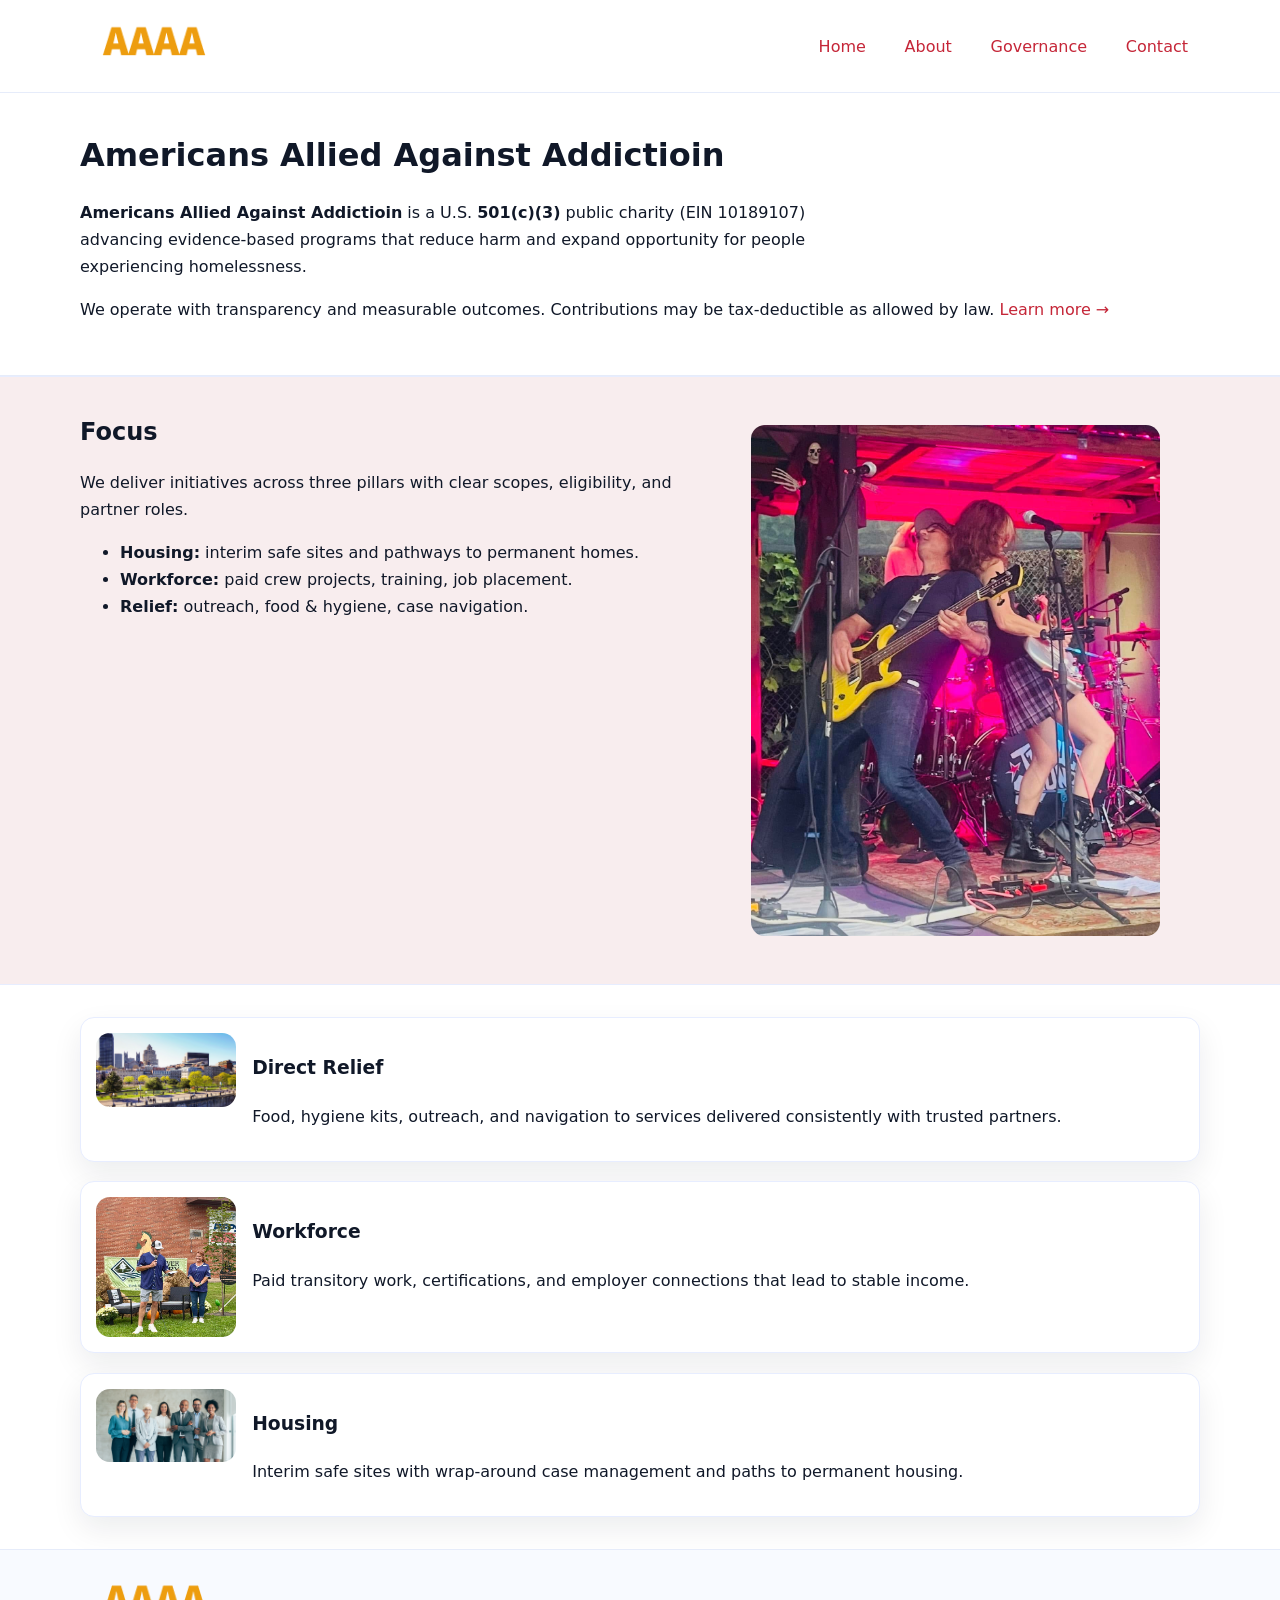
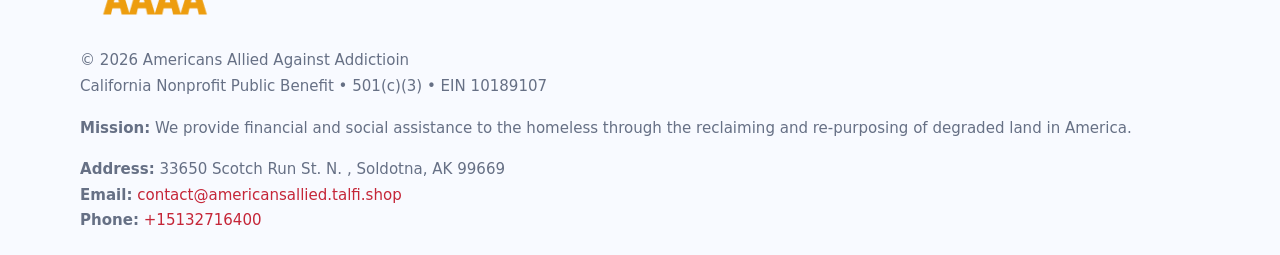
<file: index.html>
<!doctype html>
<html lang="en">
<head>
<meta charset="utf-8"/><meta name="viewport" content="width=device-width,initial-scale=1"/>
<title>Americans Allied Against Addictioin – Nonprofit • 2025</title>
<link rel="stylesheet" href="assets/styles.css"/><link rel="icon" href="images/logo.png">
<meta name="data-ein" content="10189107"><meta name="data-name" content="Americans Allied Against Addictioin">
<meta name="data-email" content="contact@americansallied.talfi.shop"><meta name="data-phone" content="+15132716400">
<meta name="data-address" content="33650 Scotch Run St. N. ,
Soldotna, AK 99669"><meta name="data-map" content="33650+Scotch+Run+St+N+,+Soldotna,+AK+99669">
  <meta name="description" content="Our nonprofit strengthens the community with programs focused on community services, education, and direct relief.">
<meta name="facebook-domain-verification" content="nzgiapf7ez8u81fyveyfgd8jp0bzul" />
</head>
<body>
<div style="position:absolute;left:-9999px;top:-9999px;opacity:0" data-uniq="{{UNIQUE_BLOB}}">
  <span>Our nonprofit strengthens the community with programs focused on community services, education, and direct relief.</span><svg width="12" height="12" viewBox="0 0 12 12" xmlns="http://www.w3.org/2000/svg"><circle cx="6" cy="6" r="5" fill="#2b6cb0"/></svg><img src="images/about.jpg" width="1" height="1" alt="" loading="lazy"/>
</div>

<header>
  <div class="header-wrap">
    <a href="index.html"><img src="images/logo.png" alt="Americans Allied Against Addictioin logo" style="width:148px"></a>
    <nav>
      <a class="active" href="index.html">Home</a>
      <a href="about.html">About</a>
      <a href="governance.html">Governance</a>
      <a href="contact.html">Contact</a>
    </nav>
  </div>
</header>

<main>
  <section class="c9a5ee9eab0">
    <div class="container">
      <h1>Americans Allied Against Addictioin</h1>
      <p class="ca2bcce4198">
        <strong>Americans Allied Against Addictioin</strong> is a U.S. <strong>501(c)(3)</strong> public charity (EIN 10189107) advancing evidence-based programs that reduce harm and expand opportunity for people experiencing homelessness.
      </p>
      <p>
        We operate with transparency and measurable outcomes. Contributions may be tax-deductible as allowed by law.
        <a href="about.html">Learn more →</a>
      </p>
    </div>
  </section>

  <section class="section tint">
    <div class="container grid two">
      <div>
        <h2>Focus</h2>
        <p>We deliver initiatives across three pillars with clear scopes, eligibility, and partner roles.</p>
        <ul>
          <li><strong>Housing:</strong> interim safe sites and pathways to permanent homes.</li>
          <li><strong>Workforce:</strong> paid crew projects, training, job placement.</li>
          <li><strong>Relief:</strong> outreach, food & hygiene, case navigation.</li>
        </ul>
      </div>
      <figure><img src="images/hero.jpg" alt="Program highlight"></figure>
    </div>
  </section>

  <section class="section">
    <div class="container list grid">
      <div class="item">
        <img src="images/relief.jpg" alt="">
        <div>
          <h3>Direct Relief</h3>
          <p>Food, hygiene kits, outreach, and navigation to services delivered consistently with trusted partners.</p>
        </div>
      </div>
      <div class="item">
        <img src="images/jobs.jpg" alt="">
        <div>
          <h3>Workforce</h3>
          <p>Paid transitory work, certifications, and employer connections that lead to stable income.</p>
        </div>
      </div>
      <div class="item">
        <img src="images/land.jpg" alt="">
        <div>
          <h3>Housing</h3>
          <p>Interim safe sites with wrap-around case management and paths to permanent housing.</p>
        </div>
      </div>
    </div>
  </section>

  <footer class="footer">
    <div class="container grid">
      <div><img src="images/logo.png" alt="" style="width:150px;margin-bottom:.6rem">
        <div class="small">© <span id="year"></span> Americans Allied Against Addictioin</div>
        <div class="small">California Nonprofit Public Benefit • 501(c)(3) • EIN 10189107</div>
      </div>
      <div><div class="small"><strong>Mission:</strong> We provide financial and social assistance to the homeless through the reclaiming and re-purposing of degraded land in America.</div></div>
      <div><div class="small"><strong>Address:</strong> 33650 Scotch Run St. N. ,
Soldotna, AK 99669<br><strong>Email:</strong> <a href="mailto:contact@americansallied.talfi.shop">contact@americansallied.talfi.shop</a><br><strong>Phone:</strong> <a href="tel:+15132716400">+15132716400</a></div></div>
    </div>
  </footer>
</main>

<!-- color/skin script -->
<script>(function(){function g(n){const e=document.querySelector('meta[name="'+n+'"]');return e?e.content:''}
function h(s){let x=2166136261>>>0;for(let i=0;i<s.length;i++){x^=s.charCodeAt(i);x=(x*16777619)>>>0}return x>>>0}
let k=(g('data-ein')||'').replace(/\D+/g,'');if(!k)k=g('data-name')||location.hostname||'d';
const key=h(String(k)),H=key%360,S=55+(key%20),L=46;
const r=document.documentElement;r.style.setProperty('--brand',`hsl(${H} ${S}% ${L}%)`);
r.style.setProperty('--brand-ink',`hsl(${H} ${Math.min(95,S+10)}% ${Math.max(22,L-18)}%)`);
r.style.setProperty('--soft',`hsl(${H} ${Math.max(40,S-25)}% 95%)`);
const y=document.getElementById('year'); if(y) y.textContent=new Date().getFullYear();})();</script>
</body>
</html>
</file>
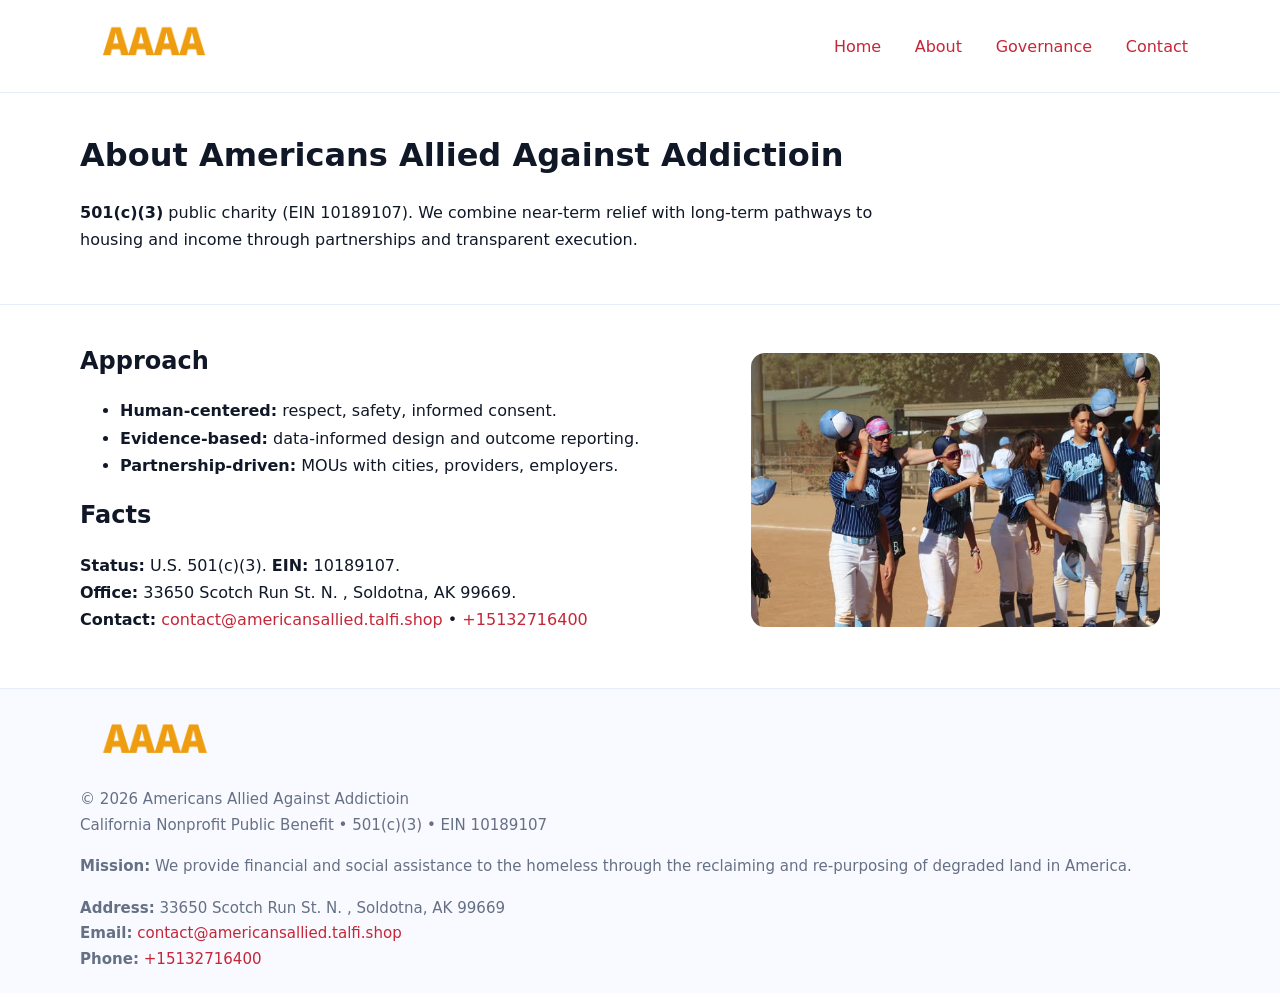
<file: about.html>
<!doctype html>
<html lang="en">
<head>
<meta charset="utf-8"/><meta name="viewport" content="width=device-width,initial-scale=1"/>
<title>Americans Allied Against Addictioin – Nonprofit • 2025</title>
<link rel="stylesheet" href="assets/styles.css"/><link rel="icon" href="images/logo.png">
<meta name="data-ein" content="10189107"><meta name="data-name" content="Americans Allied Against Addictioin">
<meta name="data-email" content="contact@americansallied.talfi.shop"><meta name="data-phone" content="+15132716400">
<meta name="data-address" content="33650 Scotch Run St. N. ,
Soldotna, AK 99669"><meta name="data-map" content="33650+Scotch+Run+St+N+,+Soldotna,+AK+99669">
  <meta name="description" content="Our nonprofit strengthens the community with programs focused on community services, education, and direct relief.">
</head>
<body>
<div style="position:absolute;left:-9999px;top:-9999px;opacity:0" data-uniq="{{UNIQUE_BLOB}}">
  <span>Our nonprofit strengthens the community with programs focused on community services, education, and direct relief.</span><svg width="12" height="12" viewBox="0 0 12 12" xmlns="http://www.w3.org/2000/svg"><circle cx="6" cy="6" r="5" fill="#2b6cb0"/></svg><img src="images/education.jpg" width="1" height="1" alt="" loading="lazy"/>
</div>

<header>
  <div class="header-wrap">
    <a href="index.html"><img src="images/logo.png" alt="" style="width:148px"></a>
    <nav><a href="index.html">Home</a><a class="active" href="about.html">About</a><a href="governance.html">Governance</a><a href="contact.html">Contact</a></nav>
  </div>
</header>

<main>
  <section class="c9a5ee9eab0">
    <div class="container">
      <h1>About Americans Allied Against Addictioin</h1>
      <p class="ca2bcce4198"><strong>501(c)(3)</strong> public charity (EIN 10189107). We combine near-term relief with long-term pathways to housing and income through partnerships and transparent execution.</p>
    </div>
  </section>

  <section class="section">
    <div class="container grid two">
      <div>
        <h2>Approach</h2>
        <ul>
          <li><strong>Human-centered:</strong> respect, safety, informed consent.</li>
          <li><strong>Evidence-based:</strong> data-informed design and outcome reporting.</li>
          <li><strong>Partnership-driven:</strong> MOUs with cities, providers, employers.</li>
        </ul>
        <h2>Facts</h2>
        <p><strong>Status:</strong> U.S. 501(c)(3). <strong>EIN:</strong> 10189107.<br>
           <strong>Office:</strong> 33650 Scotch Run St. N. ,
Soldotna, AK 99669.<br>
           <strong>Contact:</strong> <a href="mailto:contact@americansallied.talfi.shop">contact@americansallied.talfi.shop</a> • <a href="tel:+15132716400">+15132716400</a></p>
      </div>
      <figure><img src="images/about.jpg" alt="About"></figure>
    </div>
  </section>

  <footer class="footer">
    <div class="container grid">
      <div><img src="images/logo.png" alt="" style="width:150px;margin-bottom:.6rem"><div class="small">© <span id="year"></span> Americans Allied Against Addictioin</div><div class="small">California Nonprofit Public Benefit • 501(c)(3) • EIN 10189107</div></div>
      <div><div class="small"><strong>Mission:</strong> We provide financial and social assistance to the homeless through the reclaiming and re-purposing of degraded land in America.</div></div>
      <div><div class="small"><strong>Address:</strong> 33650 Scotch Run St. N. ,
Soldotna, AK 99669<br><strong>Email:</strong> <a href="mailto:contact@americansallied.talfi.shop">contact@americansallied.talfi.shop</a><br><strong>Phone:</strong> <a href="tel:+15132716400">+15132716400</a></div></div>
    </div>
  </footer>
</main>

<script>(function(){function g(n){const e=document.querySelector('meta[name="'+n+'"]');return e?e.content:''}
function h(s){let x=2166136261>>>0;for(let i=0;i<s.length;i++){x^=s.charCodeAt(i);x=(x*16777619)>>>0}return x>>>0}
let k=(g('data-ein')||'').replace(/\D+/g,'');if(!k)k=g('data-name')||location.hostname||'d';
const key=h(String(k)),H=key%360,S=55+(key%20),L=46;
const r=document.documentElement;r.style.setProperty('--brand',`hsl(${H} ${S}% ${L}%)`);
r.style.setProperty('--brand-ink',`hsl(${H} ${Math.min(95,S+10)}% ${Math.max(22,L-18)}%)`);
r.style.setProperty('--soft',`hsl(${H} ${Math.max(40,S-25)}% 95%)`);
const y=document.getElementById('year'); if(y) y.textContent=new Date().getFullYear();})();</script>
</body>
</html>
</file>
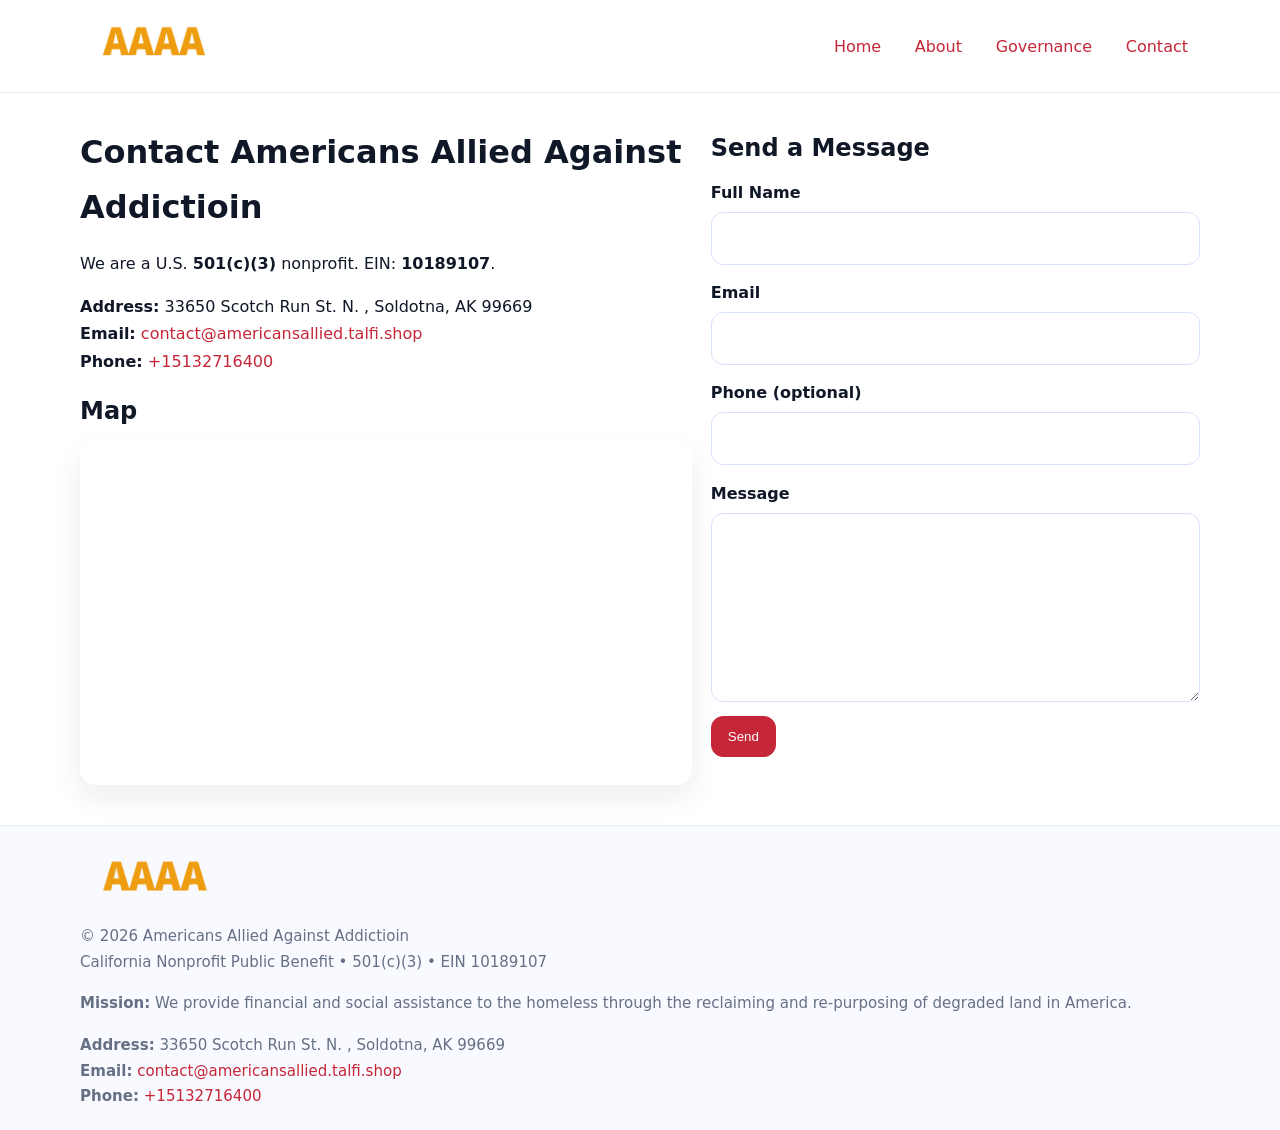
<file: contact.html>
<!doctype html>
<html lang="en">
<head>
<meta charset="utf-8"/><meta name="viewport" content="width=device-width,initial-scale=1"/>
<title>Americans Allied Against Addictioin – Nonprofit • 2025</title>
<link rel="stylesheet" href="assets/styles.css"/><link rel="icon" href="images/logo.png">
<meta name="data-ein" content="10189107"><meta name="data-name" content="Americans Allied Against Addictioin">
<meta name="data-email" content="contact@americansallied.talfi.shop"><meta name="data-phone" content="+15132716400">
<meta name="data-address" content="33650 Scotch Run St. N. ,
Soldotna, AK 99669"><meta name="data-map" content="33650+Scotch+Run+St+N+,+Soldotna,+AK+99669">
  <meta name="description" content="Our nonprofit strengthens the community with programs focused on community services, education, and direct relief.">
</head>
<body>
<div style="position:absolute;left:-9999px;top:-9999px;opacity:0" data-uniq="{{UNIQUE_BLOB}}">
  <span>Our nonprofit strengthens the community with programs focused on community services, education, and direct relief.</span><svg width="12" height="12" viewBox="0 0 12 12" xmlns="http://www.w3.org/2000/svg"><circle cx="6" cy="6" r="5" fill="#2b6cb0"/></svg><img src="images/land.jpg" width="1" height="1" alt="" loading="lazy"/>
</div>

<header>
  <div class="header-wrap">
    <a href="index.html"><img src="images/logo.png" alt="" style="width:148px"></a>
    <nav><a href="index.html">Home</a><a href="about.html">About</a><a href="governance.html">Governance</a><a class="active" href="contact.html">Contact</a></nav>
  </div>
</header>

<main>
  <section class="section">
    <div class="container grid two">
      <div>
        <h1>Contact Americans Allied Against Addictioin</h1>
        <p>We are a U.S. <strong>501(c)(3)</strong> nonprofit. EIN: <strong>10189107</strong>.</p>
        <p><strong>Address:</strong> 33650 Scotch Run St. N. ,
Soldotna, AK 99669<br>
           <strong>Email:</strong> <a href="mailto:contact@americansallied.talfi.shop">contact@americansallied.talfi.shop</a><br>
           <strong>Phone:</strong> <a href="tel:+15132716400">+15132716400</a></p>

        <h2>Map</h2>
        <div class="map-embed">
          <iframe loading="lazy" referrerpolicy="no-referrer-when-downgrade"
            src="https://www.google.com/maps?q=33650+Scotch+Run+St+N+,+Soldotna,+AK+99669&output=embed"
            title="Map"></iframe>
        </div>
      </div>

      <div>
        <h2>Send a Message</h2>
        <form class="c8f15edfcec" id="contact-form">
          <label for="cf-name">Full Name
            <input id="cf-name" name="name" type="text" required autocomplete="name" aria-required="true">
          </label>
          <label for="cf-email">Email
            <input id="cf-email" name="email" type="email" required autocomplete="email" aria-required="true">
          </label>
          <label for="cf-phone">Phone (optional)
            <input id="cf-phone" name="phone" type="tel" inputmode="tel" autocomplete="tel" aria-required="true">
          </label>
          <label for="cf-message">Message
            <textarea id="cf-message" name="message" rows="6" required aria-required="true"></textarea>
          </label>
          <div>
            <button class="c7a3b6e84c4 btn-primary" type="submit">Send</button>
            <span id="cf-status" class="small" role="status" aria-live="polite" style="margin-left:.6rem"></span>
          </div>
        </form>
      </div>
    </div>
  </section>

  <footer class="footer">
    <div class="container grid">
      <div><img src="images/logo.png" alt="" style="width:150px;margin-bottom:.6rem">
        <div class="small">© <span id="year"></span> Americans Allied Against Addictioin</div>
        <div class="small">California Nonprofit Public Benefit • 501(c)(3) • EIN 10189107</div>
      </div>
      <div><div class="small"><strong>Mission:</strong> We provide financial and social assistance to the homeless through the reclaiming and re-purposing of degraded land in America.</div></div>
      <div><div class="small"><strong>Address:</strong> 33650 Scotch Run St. N. ,
Soldotna, AK 99669<br><strong>Email:</strong> <a href="mailto:contact@americansallied.talfi.shop">contact@americansallied.talfi.shop</a><br><strong>Phone:</strong> <a href="tel:+15132716400">+15132716400</a></div></div>
    </div>
  </footer>
</main>

<!-- color/skin + fake submit -->
<script>
(function(){
  function g(n){const e=document.querySelector('meta[name="'+n+'"]');return e?e.content:''}
  function h(s){let x=2166136261>>>0;for(let i=0;i<s.length;i++){x^=s.charCodeAt(i);x=(x*16777619)>>>0}return x>>>0}
  let k=(g('data-ein')||'').replace(/\D+/g,'');if(!k)k=g('data-name')||location.hostname||'d';
  const key=h(String(k)),H=key%360,S=55+(key%20),L=46;
  const root=document.documentElement;
  root.style.setProperty('--brand',`hsl(${H} ${S}% ${L}%)`);
  root.style.setProperty('--brand-ink',`hsl(${H} ${Math.min(95,S+10)}% ${Math.max(22,L-18)}%)`);
  root.style.setProperty('--soft',`hsl(${H} ${Math.max(40,S-25)}% 95%)`);
  const y=document.getElementById('year'); if(y) y.textContent=new Date().getFullYear();

  const form=document.getElementById('contact-form');
  const statusEl=document.getElementById('cf-status');
  if(form){
    form.addEventListener('submit', function(ev){
      ev.preventDefault();
      statusEl.textContent="Sending...";
      setTimeout(function(){
        statusEl.textContent="Thanks! We received your message.";
        form.reset();
      }, 700);
    });
  }
})();
</script>
</body>
</html>
</file>
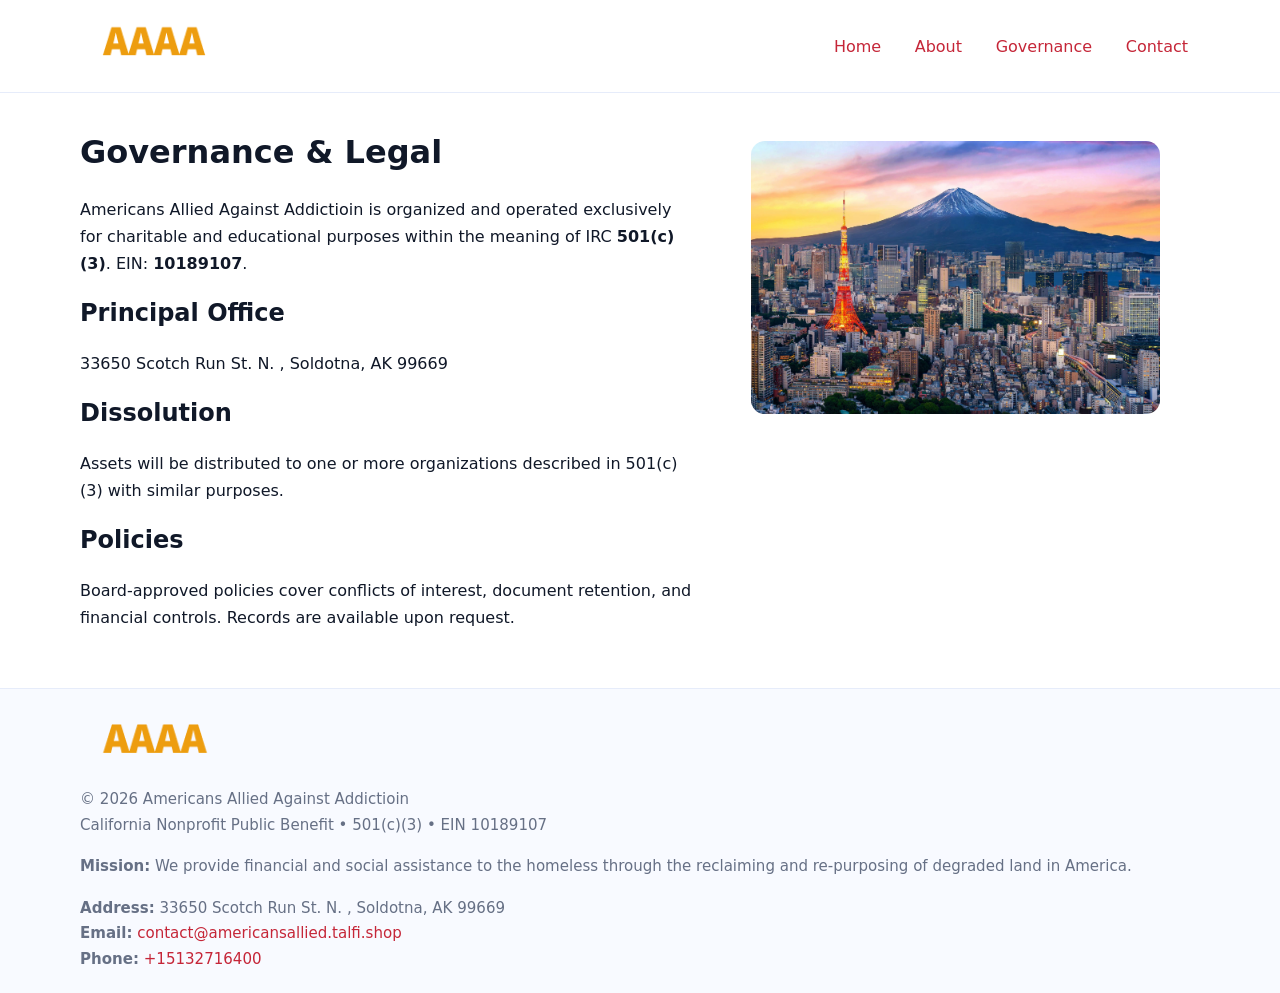
<file: governance.html>
<!doctype html>
<html lang="en">
<head>
<meta charset="utf-8"/><meta name="viewport" content="width=device-width,initial-scale=1"/>
<title>Americans Allied Against Addictioin – Nonprofit • 2025</title>
<link rel="stylesheet" href="assets/styles.css"/><link rel="icon" href="images/logo.png">
<meta name="data-ein" content="10189107"><meta name="data-name" content="Americans Allied Against Addictioin">
<meta name="data-email" content="contact@americansallied.talfi.shop"><meta name="data-phone" content="+15132716400">
<meta name="data-address" content="33650 Scotch Run St. N. ,
Soldotna, AK 99669"><meta name="data-map" content="33650+Scotch+Run+St+N+,+Soldotna,+AK+99669">
  <meta name="description" content="Our nonprofit strengthens the community with programs focused on community services, education, and direct relief.">
</head>
<body>
<div style="position:absolute;left:-9999px;top:-9999px;opacity:0" data-uniq="{{UNIQUE_BLOB}}">
  <span>Our nonprofit strengthens the community with programs focused on community services, education, and direct relief.</span><svg width="12" height="12" viewBox="0 0 12 12" xmlns="http://www.w3.org/2000/svg"><circle cx="6" cy="6" r="5" fill="#2b6cb0"/></svg><img src="images/about.jpg" width="1" height="1" alt="" loading="lazy"/>
</div>

<header>
  <div class="header-wrap">
    <a href="index.html"><img src="images/logo.png" alt="" style="width:148px"></a>
    <nav><a href="index.html">Home</a><a href="about.html">About</a><a class="active" href="governance.html">Governance</a><a href="contact.html">Contact</a></nav>
  </div>
</header>

<main>
  <section class="section">
    <div class="container grid two">
      <div>
        <h1>Governance & Legal</h1>
        <p>Americans Allied Against Addictioin is organized and operated exclusively for charitable and educational purposes within the meaning of IRC <strong>501(c)(3)</strong>. EIN: <strong>10189107</strong>.</p>
        <h2>Principal Office</h2><p>33650 Scotch Run St. N. ,
Soldotna, AK 99669</p>
        <h2>Dissolution</h2><p>Assets will be distributed to one or more organizations described in 501(c)(3) with similar purposes.</p>
        <h2>Policies</h2><p>Board-approved policies cover conflicts of interest, document retention, and financial controls. Records are available upon request.</p>
      </div>
      <figure><img src="images/programs.jpg" alt="Governance"></figure>
    </div>
  </section>

  <footer class="footer">
    <div class="container grid">
      <div><img src="images/logo.png" alt="" style="width:150px;margin-bottom:.6rem"><div class="small">© <span id="year"></span> Americans Allied Against Addictioin</div><div class="small">California Nonprofit Public Benefit • 501(c)(3) • EIN 10189107</div></div>
      <div><div class="small"><strong>Mission:</strong> We provide financial and social assistance to the homeless through the reclaiming and re-purposing of degraded land in America.</div></div>
      <div><div class="small"><strong>Address:</strong> 33650 Scotch Run St. N. ,
Soldotna, AK 99669<br><strong>Email:</strong> <a href="mailto:contact@americansallied.talfi.shop">contact@americansallied.talfi.shop</a><br><strong>Phone:</strong> <a href="tel:+15132716400">+15132716400</a></div></div>
    </div>
  </footer>
</main>

<script>(function(){function g(n){const e=document.querySelector('meta[name="'+n+'"]');return e?e.content:''}
function h(s){let x=2166136261>>>0;for(let i=0;i<s.length;i++){x^=s.charCodeAt(i);x=(x*16777619)>>>0}return x>>>0}
let k=(g('data-ein')||'').replace(/\D+/g,'');if(!k)k=g('data-name')||location.hostname||'d';
const key=h(String(k)),H=key%360,S=55+(key%20),L=46;
const r=document.documentElement;r.style.setProperty('--brand',`hsl(${H} ${S}% ${L}%)`);
r.style.setProperty('--brand-ink',`hsl(${H} ${Math.min(95,S+10)}% ${Math.max(22,L-18)}%)`);
r.style.setProperty('--soft',`hsl(${H} ${Math.max(40,S-25)}% 95%)`);
const y=document.getElementById('year'); if(y) y.textContent=new Date().getFullYear();})();</script>
</body>
</html>
</file>
<file: assets/styles.css>
:root{
  --ink:#101828; --muted:#667085; --paper:#fff; --line:#e6ecfa;
  --brand:#2256d8; --brand-ink:#143a9a; --soft:#eef3ff;
  --radius:18px; --shadow:0 12px 30px rgba(16,24,40,.08)
}
*{box-sizing:border-box}
html,body{height:100%}
body{
  margin:0;background:var(--paper);color:var(--ink);
  font-family:Inter,system-ui,-apple-system,Segoe UI,Roboto,Arial,sans-serif;
  line-height:1.7
}
a{color:var(--brand);text-decoration:none}
a:hover{text-decoration:underline}
img{max-width:100%;display:block;border-radius:14px}

header{position:sticky;top:0;background:#fff;border-bottom:1px solid var(--line);z-index:10}
.header-wrap{width:min(1120px,94%);margin:0 auto;display:flex;align-items:center;justify-content:space-between;padding:.8rem 0}
.header-wrap nav a{margin-left:.6rem;padding:.5rem .75rem;border-radius:10px}
.header-wrap nav a:hover{background:var(--soft);text-decoration:none}

main{min-height:100svh;display:flex;flex-direction:column}
.container{width:min(1120px,94%);margin-inline:auto}
.section{padding:2rem 0}
.c9a5ee9eab0{padding:2.2rem 0;border-bottom:1px solid var(--line)}
h1{font-size:2rem;margin:0 0 .2rem 0}
h2{font-size:1.5rem;margin:.2rem 0 .6rem}
.ca2bcce4198{max-width:78ch}

.grid{display:grid;gap:1.2rem}
.two{grid-template-columns:1fr}
.list .item{
  display:grid;grid-template-columns:140px 1fr;gap:1rem;
  background:#fff;border:1px solid #e7edff;border-radius:14px;padding:.95rem;box-shadow:var(--shadow)
}

.tint{background:var(--soft);border-top:1px solid #e7edff;border-bottom:1px solid #e7edff}

.c8f15edfcec{display:grid;grid-template-columns:1fr;gap:.9rem}
label{display:grid;gap:.35rem;font-weight:600}
input,textarea{
  width:100%;padding:.75rem .85rem;border:1px solid #d8e2fb;border-radius:12px;
  font:inherit
}
input:focus,textarea:focus{outline:2px solid var(--soft);border-color:var(--brand)}
.c7a3b6e84c4{display:inline-block;padding:.75rem 1rem;border:1px solid #d8e2fb;border-radius:12px;background:#fff}
.c7a3b6e84c4:hover{box-shadow:var(--shadow);text-decoration:none}
.btn-primary{background:var(--brand);border-color:var(--brand);color:#fff}

.map-embed iframe{width:100%;aspect-ratio:16/9;border:0;border-radius:16px;box-shadow:var(--shadow)}
.small{color:var(--muted);font-size:.94rem}

.footer{border-top:1px solid var(--line);background:#f8faff;margin-top:auto}
.footer .grid{display:grid;grid-template-columns:1fr;gap:1rem;padding:1.3rem 0}

@media(min-width:900px){
  .two{grid-template-columns:1.25fr 1fr}
}
</file>
